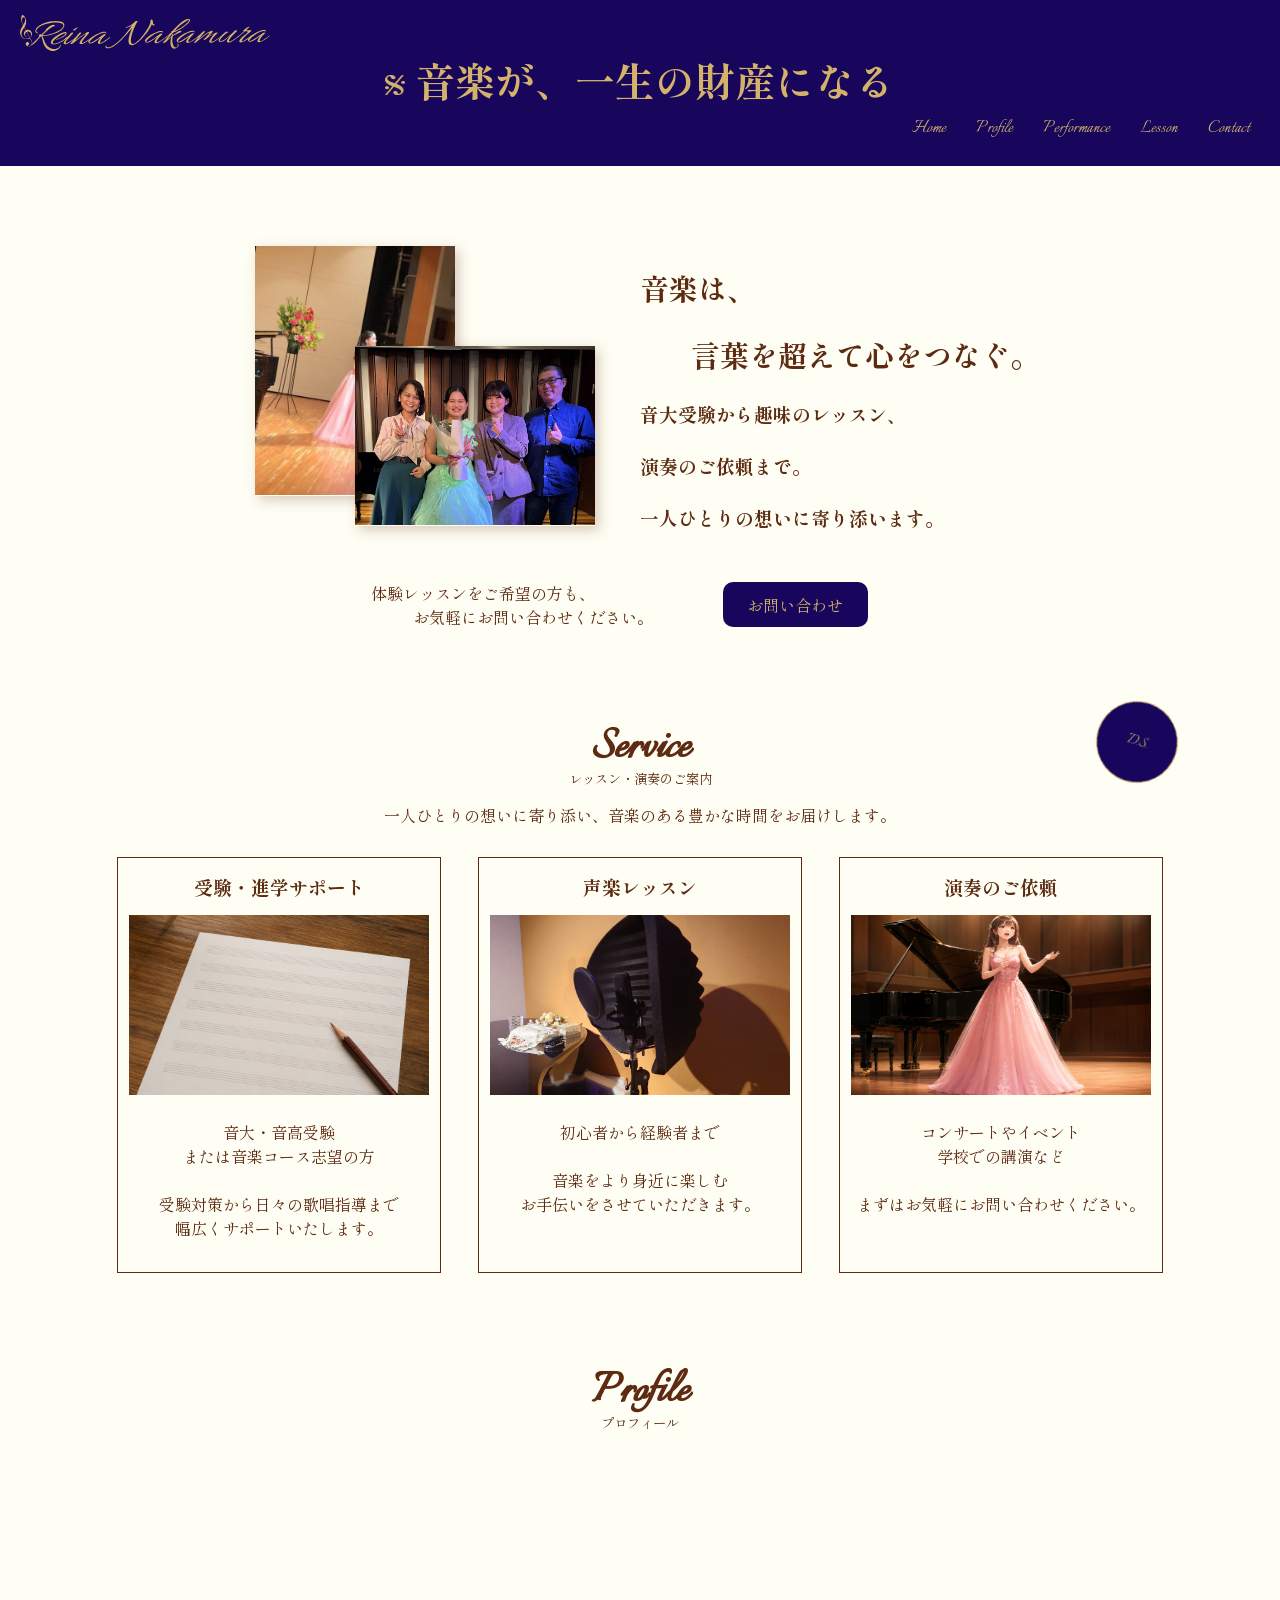
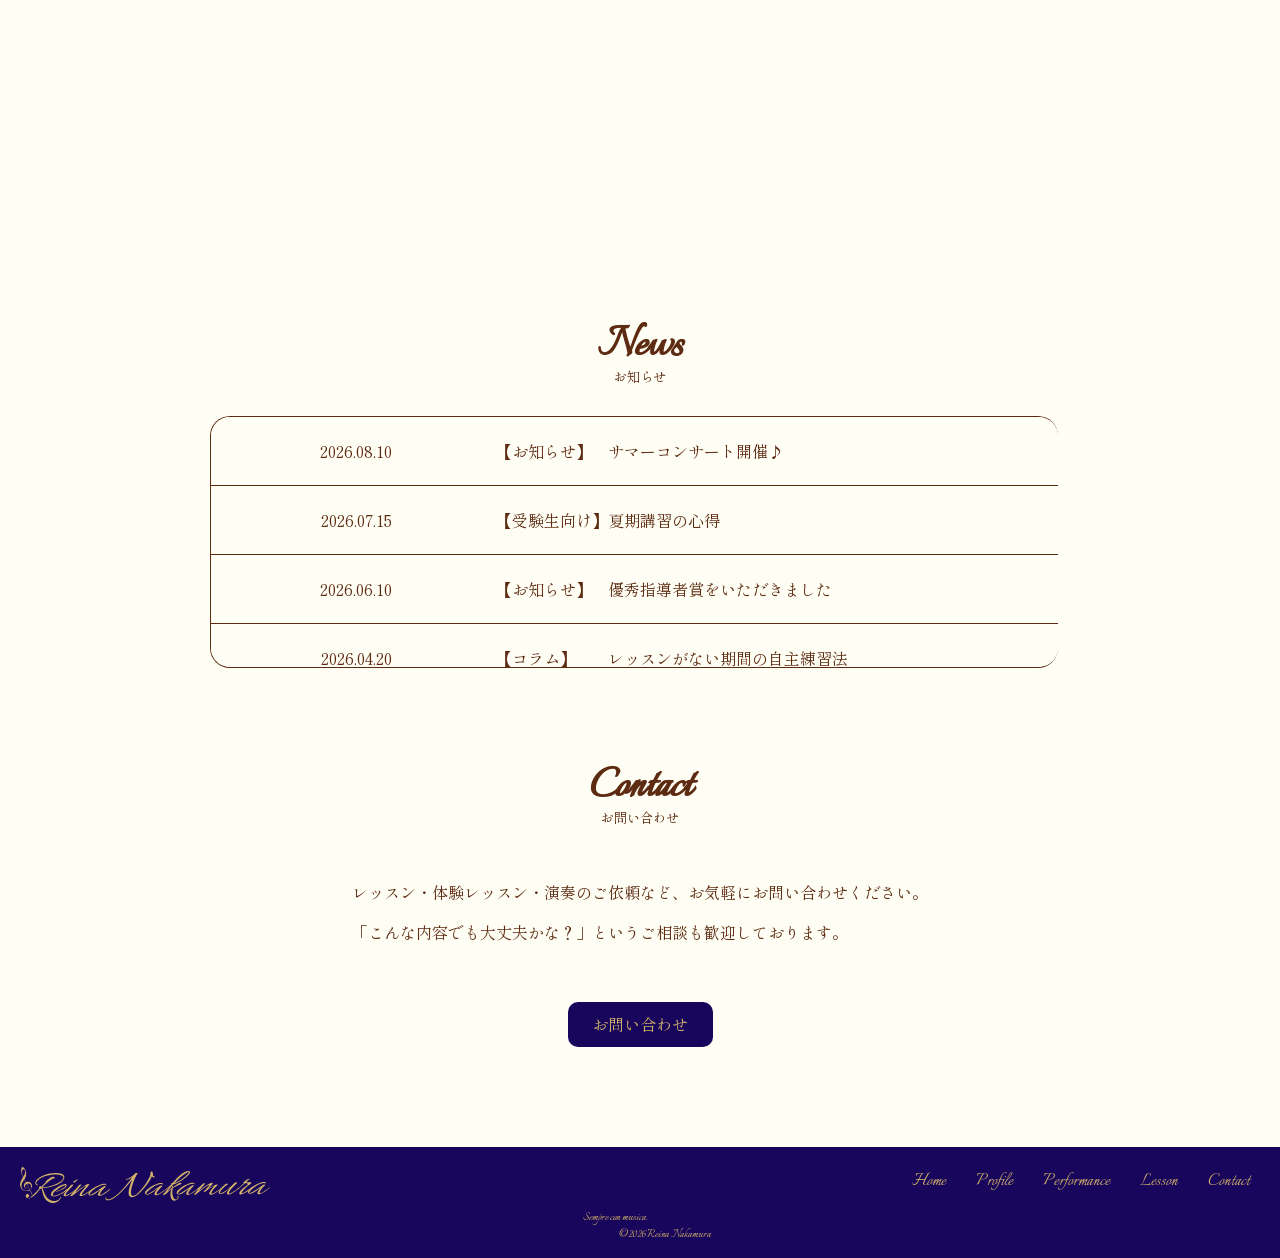
<file: index.html>
<html>

<head>
    <meta charset="utf-8">
    <title>中村鈴奈　公式ウェブサイト</title>
    <link href="css/reset.css" rel="stylesheet" type="text/css">
    <link href="css/style.css" rel="stylesheet" type="text/css">
    <link href="css/anime.css" rel="stylesheet" type="text/css">
    <link rel="preconnect" href="https://fonts.googleapis.com">
    <link rel="preconnect" href="https://fonts.gstatic.com" crossorigin>
    <link
        href="https://fonts.googleapis.com/css2?family=Italianno&family=Shippori+Mincho:wght@400;500;600;700;800&display=swap"
        rel="stylesheet">
    <link rel="icon" type="image/x-icon" href="images/favicon.ico">
    <link rel="icon" type="image/png" sizes="16x16" href="images/favicon-16x16.png">
    <link rel="icon" type="image/png" sizes="32x32" href="images/favicon-32x32.png">
    <link rel="icon" type="image/png" sizes="48x48" href="images/favicon-48x48.png">
    <link rel="apple-touch-icon" sizes="180x180" href="images/apple-touch-icon-180x180.png">
    <link rel="manifest" href="images/site.webmanifest">
    <meta name="msapplication-config" content="/browserconfig.xml">
    <meta name="viewport" content="width=device-width, initial-scale=1.0">
</head>

<body>
    <header>
        <h1 class="logo"><img src="images/logo.svg" alt="中村鈴奈　公式ウェブサイト"></h1>
        <div class="header_title">
            <img src="images/segno.png" id="segno">
            <h2>音楽が、一生の財産になる</h2>
        </div>
        <input type="checkbox" id="menu-btn-check">
        <label for="menu-btn-check" class="menu-btn"><span></span></label>
        <nav class="nav">
            <li><a href="#fv" lang="en">Home</a></li>
            <li><a href="#profile" lang="en">Profile</a></li>
            <li><a href="#service" lang="en">Performance</a></li>
            <li><a href="#service" lang="en">Lesson</a></li>
            <li><a href="#contact" lang="en">Contact</a></li>
        </nav>
    </header>
    <main>
        <section id="fv" class="inner">
            <div class="fv">
                <div class="fv_img">
                    <div class="fvimg1"><img src="images/1577280223883.jpg"></div>
                    <div class="fvimg2"><img src="images/FV2.JPG"></div>
                </div>
                <div class="fv_text">
                    <h2 class="fv1">音楽は、</h2>
                    <h2 class="fv2">言葉を超えて心をつなぐ。</h2>
                    <h3 class="fv3">音大受験から趣味のレッスン、</h3>
                    <h3 class="fv4">演奏のご依頼まで。</h3>
                    <h3 class="fv5">一人ひとりの想いに寄り添います。</h3>
                </div>
            </div>
            <div class="fv_bottom">
                <div class="fv_bottom_left">
                    <p class="fv6">体験レッスンをご希望の方も、</p>
                    <p class="fv6_1">お気軽にお問い合わせください。</p>
                </div>
                <p class="fv7"><a href="contact/contact.html">お問い合わせ</a></p>
            </div>

        </section>
        <section id="service">
            <div class="sectiontitle">
                <h2 lang="en">Service</h2>
                <small>レッスン・演奏のご案内</small>
                <p>一人ひとりの想いに寄り添い、音楽のある豊かな時間をお届けします。</p>
            </div>
            <div class="service_grid">
                <a href="lesson/lesson.html" class="service_link">
                    <div class="service1">
                        <h3>受験・進学サポート</h3>
                        <div class="service_img"><img src="images/gosennsi.png"></div>
                        <div class="text1">
                            <p>音大・音高受験</p>
                            <p>または音楽コース志望の方</p><br>
                            <p>受験対策から日々の歌唱指導まで</p>
                            <p>幅広くサポートいたします。</p>
                        </div>
                    </div>
                </a>
                <a href="lesson/lesson.html" class="service_link">
                    <div class="service2">
                        <h3>声楽レッスン</h3>
                        <div class="service_img"><img src="images/マイク.JPG"></div>
                        <div class="text2">
                            <p>初心者から経験者まで</p><br>
                            <p>音楽をより身近に楽しむ</p>
                            <p>お手伝いをさせていただきます。</p>
                        </div>
                    </div>
                </a>
                <a href="performance/performance.html" class="service_link">
                    <div class="service3">
                        <h3>演奏のご依頼</h3>
                        <div class="service_img"><img src="images/ChatGPT Image 2026年8月4日 11_21_23.png"></div>
                        <div class="text3">
                            <p>コンサートやイベント</p>
                            <p>学校での講演など</p><br>
                            <p>まずはお気軽にお問い合わせください。</p>
                        </div>
                    </div>
                </a>
            </div>
        </section>
        <section id="profile" class="inner">
            <div class="sectiontitle">
                <h2 lang="en">Profile</h2>
                <small>プロフィール</small>
            </div>
            <div class="profile_wrap">
                <div class="profile_img">
                    <img src="images/profile.jpg">
                </div>
                <div class="profile_text">
                    <div class="profile_name">
                        <h2>中村　鈴奈</h2>
                        <p lang="en">Reina Nakamura</p>
                    </div><br>
                    <div class="profile_bottom">
                        <p>東京音楽大学声楽科卒業。</p>
                        <p>現在は演奏活動とレッスンを通して、</p>
                        <p>一人ひとりの目標に寄り添った指導を心がけています。</p><br>
                    </div>
                    <a href="profile/profile.html">
                        <p class="profile_btn">プロフィールを見る</p>
                    </a>
                </div>
            </div>
        </section>
        <section id="news" class="inner">
            <div class="sectiontitle">
                <h2 lang="en">News</h2>
                <small>お知らせ</small>
            </div>
            <div class="news-flame">
                <div class="news-list">
                    <dl>
                        <dt>2026.08.10</dt>
                        <dd>【お知らせ】　サマーコンサート開催♪</dd>
                    </dl>
                    <dl>
                        <dt>2026.07.15</dt>
                        <dd>【受験生向け】夏期講習の心得</dd>
                    </dl>
                    <dl>
                        <dt>2026.06.10</dt>
                        <dd>【お知らせ】　優秀指導者賞をいただきました</dd>
                    </dl>
                    <dl>
                        <dt>2026.04.20</dt>
                        <dd>【コラム】　　レッスンがない期間の自主練習法</dd>
                    </dl>
                    <dl>
                        <dt>2026.04.01</dt>
                        <dd>【コラム】　　新学期スタート！</dd>
                    </dl>
                </div>
                <div class="scroll-space"></div>
            </div>
        </section>
        <section id="contact" class="inner">
            <div class="sectiontitle">
                <h2 lang="en">Contact</h2>
                <small>お問い合わせ</small>
            </div>
            <div class="contacttext">
                <p>レッスン・体験レッスン・演奏のご依頼など、お気軽にお問い合わせください。</p>
                <p>「こんな内容でも大丈夫かな？」というご相談も歓迎しております。</p>
            </div>
            <p class="contact_btn"><a href="contact/contact.html">お問い合わせ</a></p>
        </section>
        <div class="back_to_top">
            <a href="#segno">
                <p lang="en">D.S.</p>
            </a>
        </div>
    </main>
    <footer>
        <div>
            <h1 class="logo"><a href="#segno"><img src="images/logo.svg" alt="中村鈴奈　公式ウェブサイト"></a></h1>
            <nav>
                <li><a href="#segno" lang="en">Home</a></li>
                <li><a href="#profile" lang="en">Profile</a></li>
                <li><a href="#service" lang="en">Performance</a></li>
                <li><a href="#service" lang="en">Lesson</a></li>
                <li><a href="#contact" lang="en">Contact</a></li>
            </nav>
        </div>
        <p>
            <small class="italiano" lang="en">Sempre con musica.</small><br>
            <small class="copylight" lang="en">&copy;2026 Reina Nakamura</small>
        </p>
    </footer>
    <script src="js/jquery-4.0.0.min.js"></script>
    <script src="js/main.js"></script>
</body>

</html>
</file>
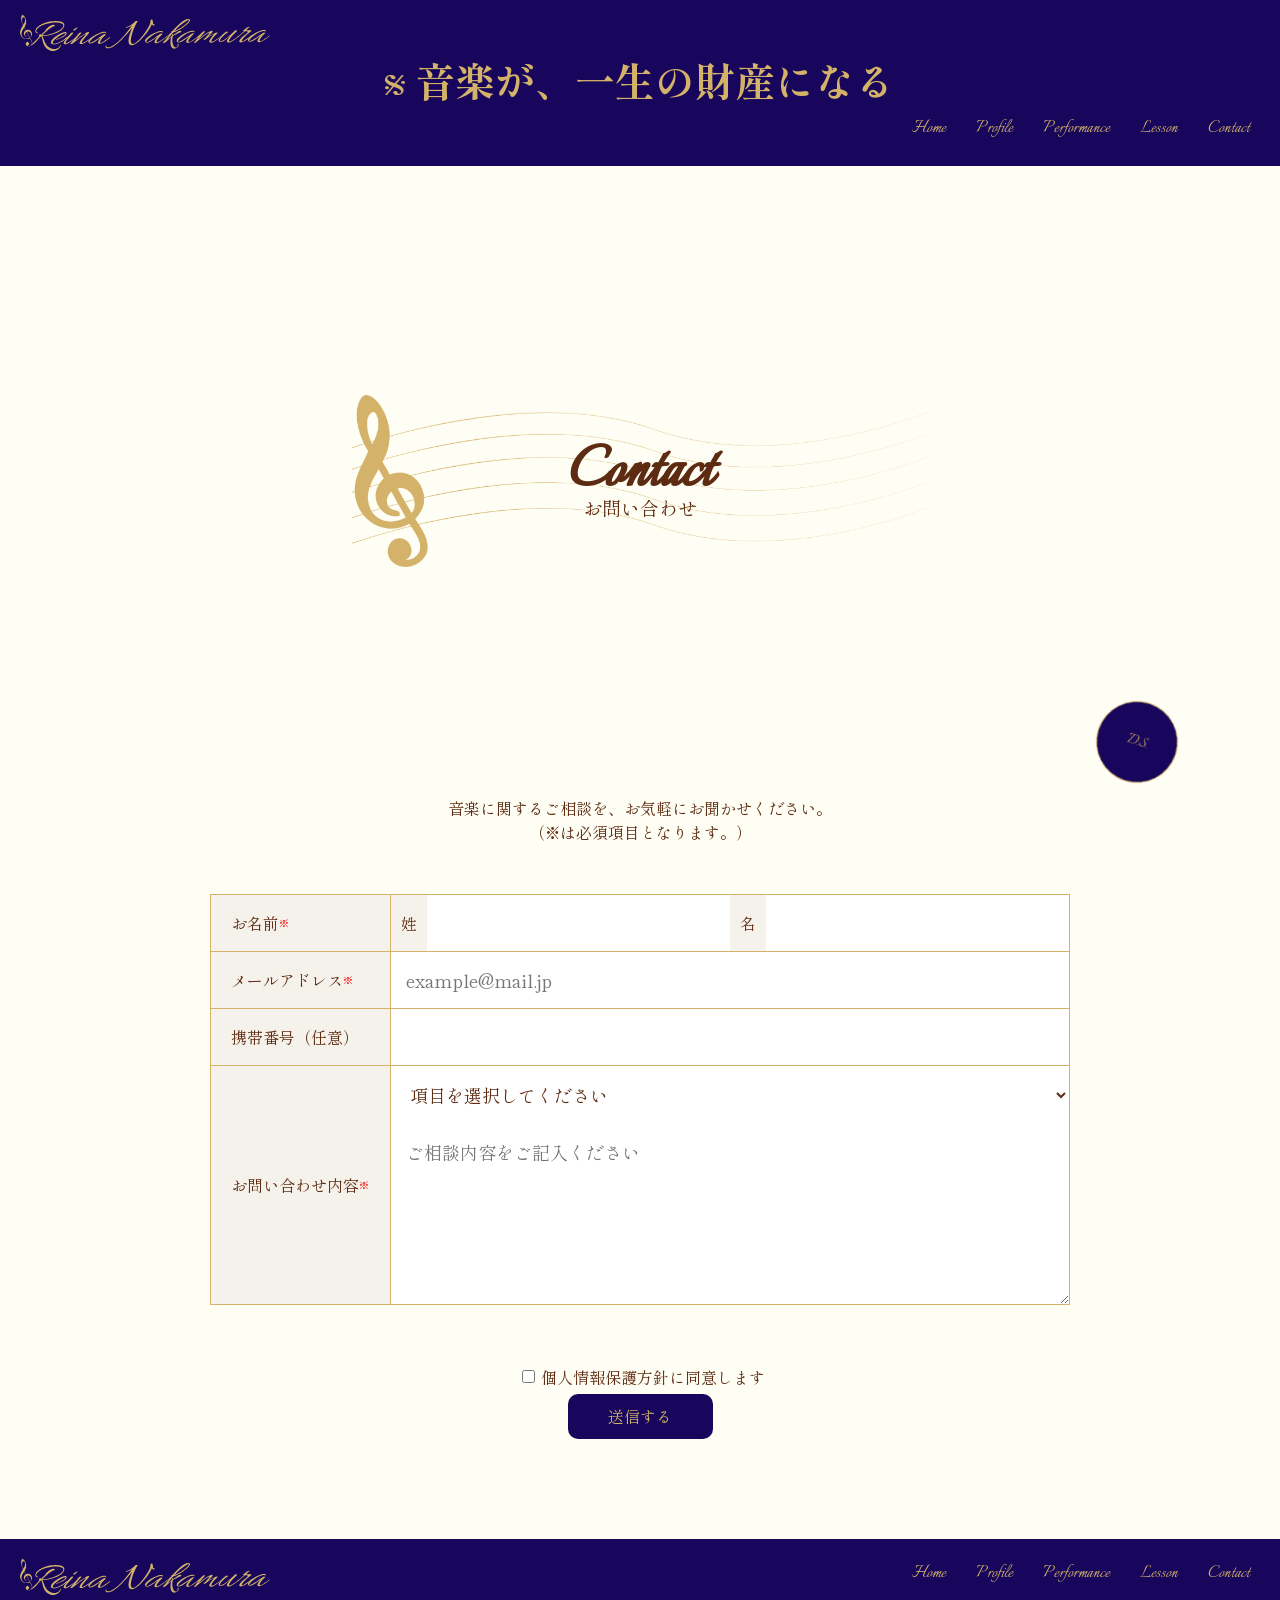
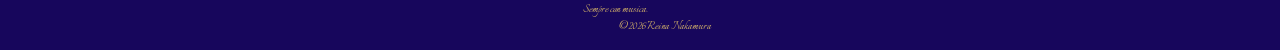
<file: contact/contact.html>
<html>

<head>
    <meta charset="utf-8">
    <title>中村鈴奈HP お問い合わせページ</title>
    <link href="../css/reset.css" rel="stylesheet" type="text/css">
    <link href="../css/style.css" rel="stylesheet" type="text/css">
    <link href="../css/anime.css" rel="stylesheet" type="text/css">
    <link rel="preconnect" href="https://fonts.googleapis.com">
    <link rel="preconnect" href="https://fonts.gstatic.com" crossorigin>
    <link
        href="https://fonts.googleapis.com/css2?family=Italianno&family=Shippori+Mincho:wght@400;500;600;700;800&display=swap"
        rel="stylesheet">
    <meta name="viewport" content="width=device-width, initial-scale=1.0">
</head>

<body>
    <header>
        <h1 class="logo"><img src="../images/logo.svg" alt="中村鈴奈　公式ウェブサイト"></h1>
        <div class="header_title">
            <img src="../images/segno.png" id="segno">
            <h2>音楽が、一生の財産になる</h2>
        </div>
        <input type="checkbox" id="menu-btn-check">
        <label for="menu-btn-check" class="menu-btn"><span></span></label>
        <nav class="nav">
            <li><a href="../index.html" lang="en">Home</a></li>
            <li><a href="../profile/profile.html" lang="en">Profile</a></li>
            <li><a href="../performance/performance.html" lang="en">Performance</a></li>
            <li><a href="../lesson/lesson.html" lang="en">Lesson</a></li>
            <li><a href="#" lang="en">Contact</a></li>
        </nav>
    </header>
    <main>
        <section id="title">
            <img src="../images/titlebg.png">
            <div class="titletext">
                <h2 lang="en">Contact</h2>
                <small>お問い合わせ</small>
            </div>
        </section>
        <div class="inner">
            <p class="list_top">音楽に関するご相談を、お気軽にお聞かせください。<br>（※は必須項目となります。）</p>
            <section id="contact_list">
                <form action="#" method="post">
                    <div class="form_row">
                        <div class="form_name">
                            <label>お名前<small>※</small></label>
                            <div class="name_input">
                                <div class="last_name">
                                    <label for="last_name">姓</label>
                                    <input type="text" id="last_name" name="last_name" required>
                                </div>
                                <div class="first_name">
                                    <label for="first_name">名</label>
                                    <input type="text" id="first_name" name="first_name" required>
                                </div>
                            </div>
                        </div>
                        <div class="form_mail">
                            <label for="mail">メールアドレス<small>※</small></label>
                            <input type="email" id="mail" placeholder="example@mail.jp" name="mail" required>
                        </div>
                        <div class="form_tel">
                            <label for="tel">携帯番号（任意）</label>
                            <input type="tel" id="tel" name="tel">
                        </div>
                        <div class="form_purpose">
                            <label>お問い合わせ内容<small>※</small></label>
                            <div class="form_purpose_bottom">
                                <select id="purpose" name="purpose">
                                    <option value="">項目を選択してください</option>
                                    <option value="performance">演奏依頼</option>
                                    <option value="lesson">レッスン</option>
                                </select>
                                <textarea id="message" name="message" placeholder="ご相談内容をご記入ください" required></textarea>
                            </div>
                        </div>
                        <div class="form_age">
                            <label for="age">年齢<small>※</small></label>
                            <input type="number" id="age" name="age" required>
                        </div>
                        <div class="form_voice_type">
                            <label for="voice_type">声種<small>※</small></label>
                            <input type="text" id="voice_type" name="voice_type" placeholder="例：ソプラノ、女声" required>
                        </div>
                        <div class="form_lesson_purpose">
                            <label for="lesson_purpose">レッスンの目的<small>※</small></label>
                            <select id="lesson_purpose" name="lesson_purpose" required>
                                <option value="">項目を選択してください</option>
                                <option value="hobby">趣味（クラシック）</option>
                                <option value="entrance_exam">受験対策</option>
                                <option value="voice_training">ボイストレーニング（カラオケの上達など）</option>
                            </select>
                        </div>
                        <div class="form_venue">
                            <label for="venue">会場<small>※</small></label>
                            <input type="text" id="venue" name="venue" required>
                        </div>
                        <div class="form_datetime">
                            <label for="datetime">希望日時<small>※</small></label>
                            <input type="datetime-local" id="datetime" name="datetime" required>
                        </div>
                        <div class="form_piano">
                            <p>ピアノの有無</p>
                            <div class="radio_group">
                                <label>
                                    <input type="radio" name="piano" value="yes">
                                    有
                                </label>
                                <label>
                                    <input type="radio" name="piano" value="no">
                                    無
                                </label>
                            </div>
                        </div>
                        <div class="form_details">
                            <label for="details">依頼詳細<small>※</small></label>
                            <textarea id="details" name="details" placeholder="希望曲・ジャンル、演奏時間の目安などご記入ください"
                                required></textarea>
                        </div>
                    </div>
                </form>
            </section>
        </div>
        <section id="contact_bottom">
            <div id="error_message"></div>
            <div>
                <input type="checkbox" id="agree" name="agree" required>
                <label for="agree">個人情報保護方針に同意します</label>
            </div>
            <p class="contact_btn">送信する</p>
        </section>
        <div class="back_to_top">
            <a href="#segno">
                <p lang="en">D.S.</p>
            </a>
        </div>
    </main>
    <footer>
        <div>
            <h1 class="logo"><a href="#segno"><img src="../images/logo.svg" alt="中村鈴奈　公式ウェブサイト"></a></h1>
            <nav class="nav">
                <li><a href="../index.html" lang="en">Home</a></li>
                <li><a href="../profile/profile.html" lang="en">Profile</a></li>
                <li><a href="../performance/performance.html" lang="en">Performance</a></li>
                <li><a href="../lesson/lesson.html" lang="en">Lesson</a></li>
                <li><a href="#segno" lang="en">Contact</a></li>
            </nav>
        </div>
        <p>
            <small class="italiano" lang="en">Sempre con musica.</small><br>
            <small class="copylight" lang="en">&copy;2026 Reina Nakamura</small>
        </p>
    </footer>
    <script src="../js/jquery-4.0.0.min.js"></script>
    <script src="../js/main.js"></script>
</body>
</file>
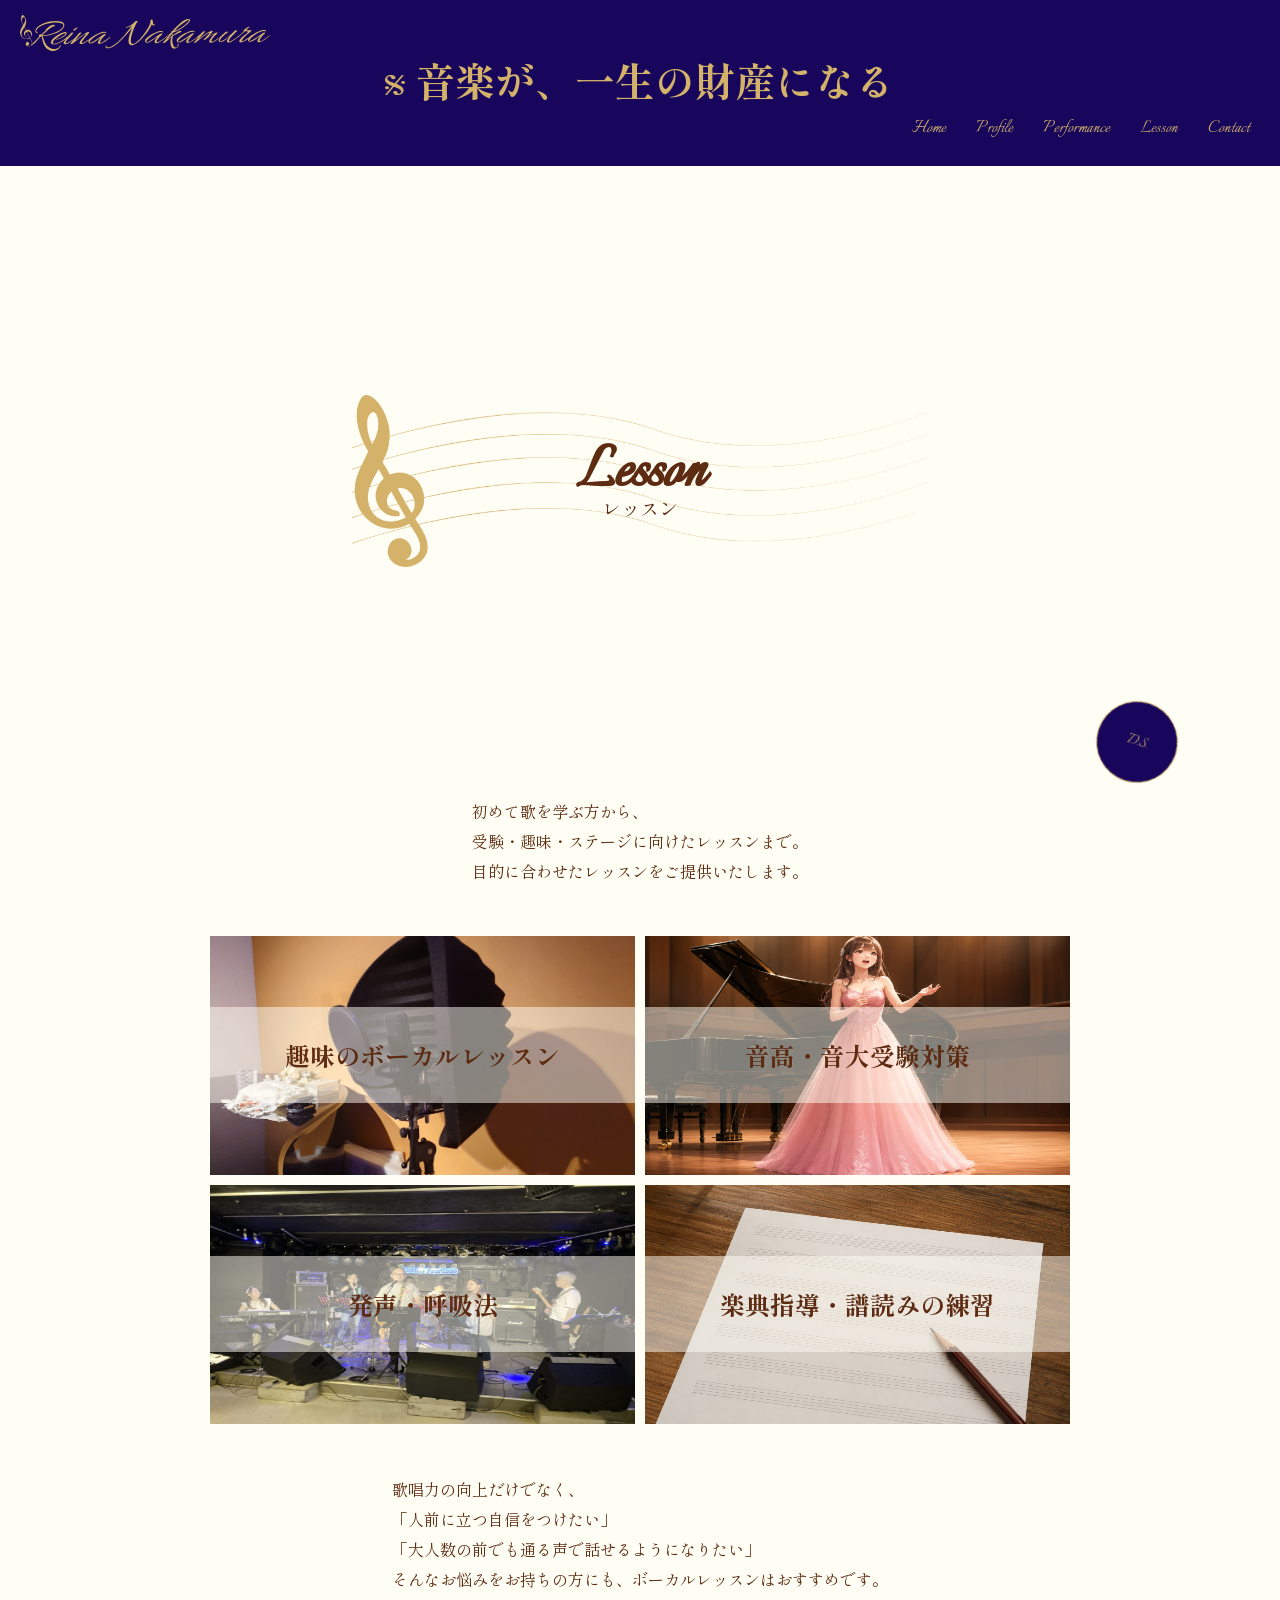
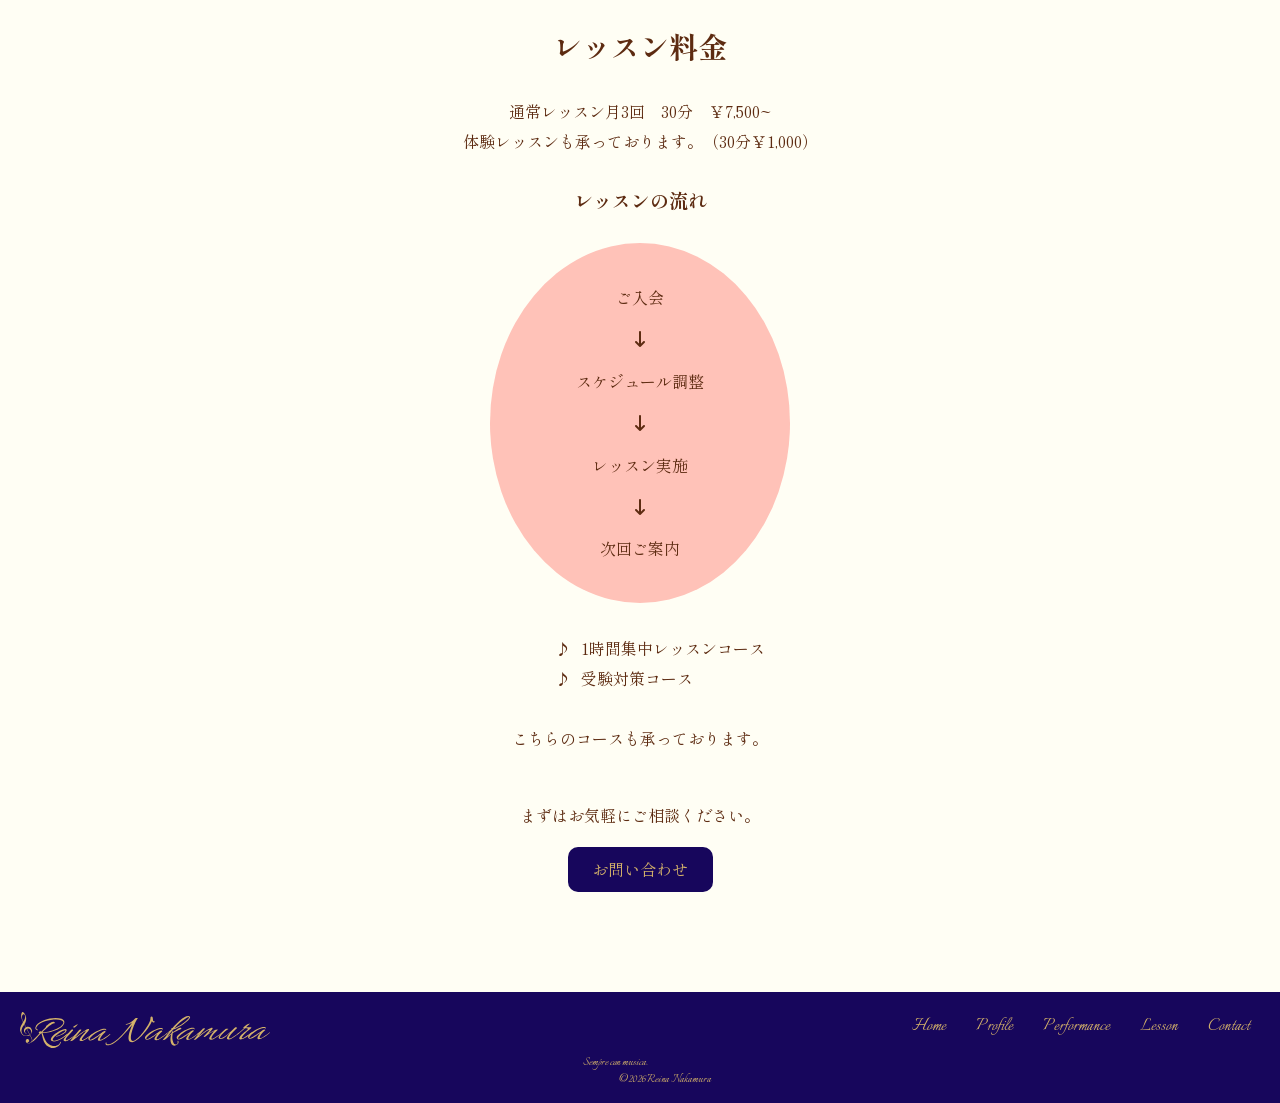
<file: lesson/lesson.html>
<html>

<head>
    <meta charset="utf-8">
    <title>中村鈴奈HP レッスン紹介ページ</title>
    <link href="../css/reset.css" rel="stylesheet" type="text/css">
    <link href="../css/style.css" rel="stylesheet" type="text/css">
    <link href="../css/anime.css" rel="stylesheet" type="text/css">
    <link rel="preconnect" href="https://fonts.googleapis.com">
    <link rel="preconnect" href="https://fonts.gstatic.com" crossorigin>
    <link rel="stylesheet" href="https://cdnjs.cloudflare.com/ajax/libs/font-awesome/6.7.2/css/all.min.css">
    <link
        href="https://fonts.googleapis.com/css2?family=Italianno&family=Shippori+Mincho:wght@400;500;600;700;800&display=swap"
        rel="stylesheet">
    <meta name="viewport" content="width=device-width, initial-scale=1.0">
</head>

<body>
    <header>
        <h1 class="logo"><img src="../images/logo.svg" alt="中村鈴奈　公式ウェブサイト"></h1>
        <div class="header_title">
            <img src="../images/segno.png" id="segno">
            <h2>音楽が、一生の財産になる</h2>
        </div>
        <input type="checkbox" id="menu-btn-check">
        <label for="menu-btn-check" class="menu-btn"><span></span></label>
        <nav class="nav">
            <li><a href="../index.html" lang="en">Home</a></li>
            <li><a href="../profile/profile.html" lang="en">Profile</a></li>
            <li><a href="../performance/performance.html" lang="en">Performance</a></li>
            <li><a href="#" lang="en">Lesson</a></li>
            <li><a href="../contact/contact.html" lang="en">Contact</a></li>
        </nav>
    </header>
    <main>
        <section id="title">
            <img src="../images/titlebg.png">
            <div class="titletext">
                <h2 lang="en">Lesson</h2>
                <small>レッスン</small>
            </div>
        </section>
        <div class="inner">
            <section id="lesson_top">
                <p>初めて歌を学ぶ方から、<br>受験・趣味・ステージに向けたレッスンまで。</p>
                <p>目的に合わせたレッスンをご提供いたします。</p>
            </section>
            <section id="lesson_img">
                <div class="lesson_img1">
                    <img src="../images/マイク.JPG">
                    <h2>趣味のボーカルレッスン</h2>
                </div>
                <div class="lesson_img2">
                    <img src="../images/ChatGPT Image 2026年8月4日 11_21_23.png">
                    <h2>音高・音大受験対策</h2>
                </div>
                <div class="lesson_img3">
                    <img src="../images/IMG_2297.jpg">
                    <h2>発声・呼吸法</h2>
                </div>
                <div class="lesson_img4">
                    <img src="../images/gosennsi.png">
                    <h2>楽典指導・譜読みの練習</h2>
                </div>
            </section>
            <section id="lesson_bottom">
                <p>歌唱力の向上だけでなく、</p>
                <p>「人前に立つ自信をつけたい」</p>
                <p>「大人数の前でも通る声で話せるようになりたい」</p>
                <p>そんなお悩みをお持ちの方にも、ボーカルレッスンはおすすめです。</p>
            </section>
            <section id="lesson_price">
                <h2>レッスン料金</h2>
                <p>通常レッスン月3回　30分　￥7,500~</p>
                <p>体験レッスンも承っております。<span class="no-break">（30分￥1,000）</span></p>
                <h3>レッスンの流れ</h3>
                <div>
                    <p>ご入会</p>
                    <i class="fa-solid fa-arrow-down-long"></i>
                    <p>スケジュール調整</p>
                    <i class="fa-solid fa-arrow-down-long"></i>
                    <p>レッスン実施</p>
                    <i class="fa-solid fa-arrow-down-long"></i>
                    <p>次回ご案内</p>
                </div>
                <ul>
                    <li>1時間集中レッスンコース</li>
                    <li>受験対策コース</li>
                </ul>
                <p>こちらのコースも承っております。</p>
            </section>
            <section id="lesson_contact">
                <p>まずはお気軽にご相談ください。</p>
                <p class="contact_btn"><a href="../contact/contact.html">お問い合わせ</a></p>
            </section>
        </div>
        <div class="back_to_top">
            <a href="#segno">
                <p lang="en">D.S.</p>
            </a>
        </div>
    </main>
    <footer>
        <div>
            <h1 class="logo"><a href="#segno"><img src="../images/logo.svg" alt="中村鈴奈　公式ウェブサイト"></a></h1>
            <nav class="nav">
                <li><a href="../index.html" lang="en">Home</a></li>
                <li><a href="../profile/profile.html" lang="en">Profile</a></li>
                <li><a href="../performance/performance.html" lang="en">Performance</a></li>
                <li><a href="#segno" lang="en">Lesson</a></li>
                <li><a href="../contact/contact.html" lang="en">Contact</a></li>
            </nav>
        </div>
        <p>
            <small class="italiano" lang="en">Sempre con musica.</small><br>
            <small class="copylight" lang="en">&copy;2026 Reina Nakamura</small>
        </p>
    </footer>
    <script src="../js/jquery-4.0.0.min.js"></script>
    <script src="../js/main.js"></script>
</body>
</file>
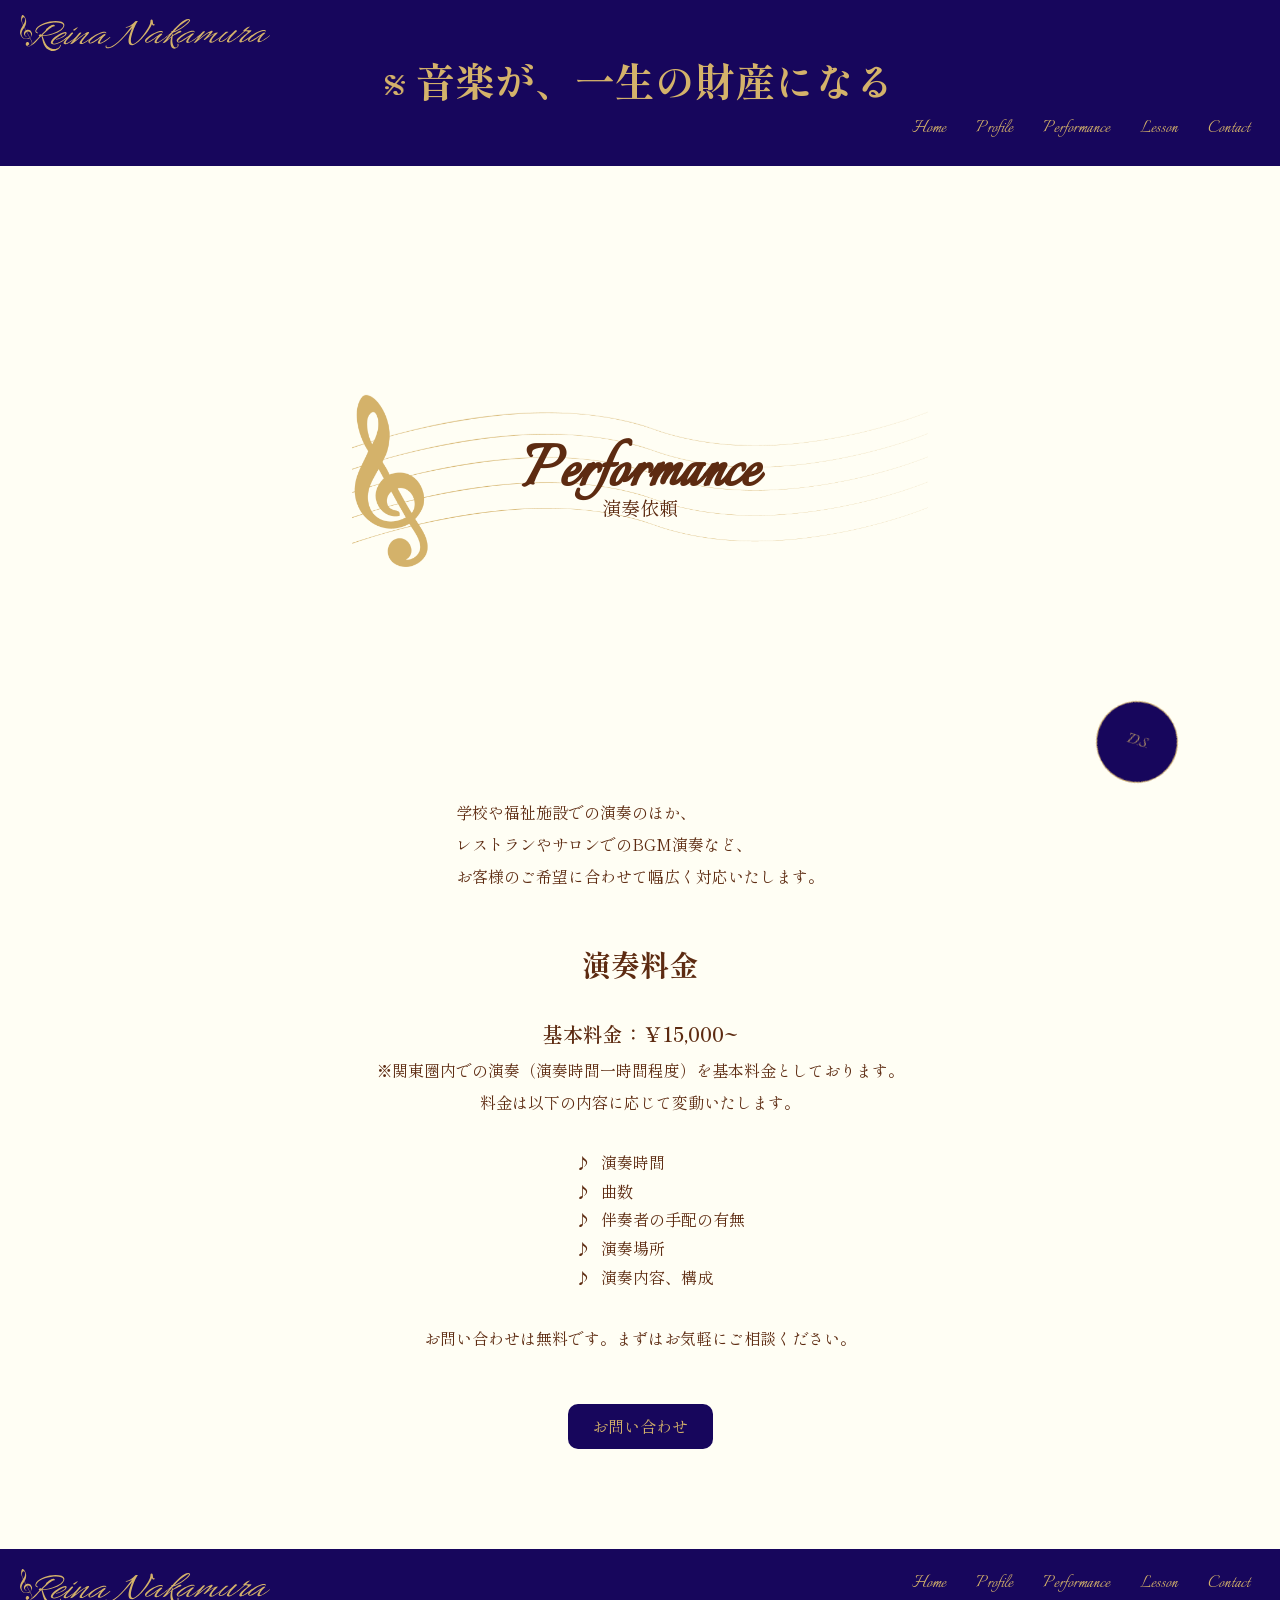
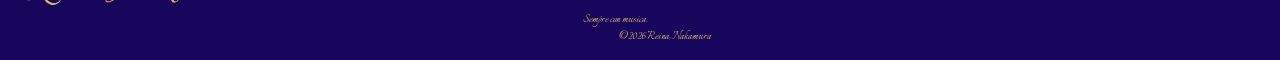
<file: performance/performance.html>
<html>

<head>
    <meta charset="utf-8">
    <title>中村鈴奈HP 演奏依頼ページ</title>
    <link href="../css/reset.css" rel="stylesheet" type="text/css">
    <link href="../css/style.css" rel="stylesheet" type="text/css">
    <link href="../css/anime.css" rel="stylesheet" type="text/css">
    <link rel="preconnect" href="https://fonts.googleapis.com">
    <link rel="preconnect" href="https://fonts.gstatic.com" crossorigin>
    <link
        href="https://fonts.googleapis.com/css2?family=Italianno&family=Shippori+Mincho:wght@400;500;600;700;800&display=swap"
        rel="stylesheet">
    <meta name="viewport" content="width=device-width, initial-scale=1.0">
</head>

<body>
    <header>
        <h1 class="logo"><img src="../images/logo.svg" alt="中村鈴奈　公式ウェブサイト"></h1>
        <div class="header_title">
            <img src="../images/segno.png" id="segno">
            <h2>音楽が、一生の財産になる</h2>
        </div>
        <input type="checkbox" id="menu-btn-check">
        <label for="menu-btn-check" class="menu-btn"><span></span></label>
        <nav class="nav">
            <li><a href="../index.html" lang="en">Home</a></li>
            <li><a href="../profile/profile.html" lang="en">Profile</a></li>
            <li><a href="#" lang="en">Performance</a></li>
            <li><a href="../lesson/lesson.html" lang="en">Lesson</a></li>
            <li><a href="../contact/contact.html" lang="en">Contact</a></li>
        </nav>
    </header>
    <main>
        <section id="title">
            <img src="../images/titlebg.png">
            <div class="titletext">
                <h2 lang="en">Performance</h2>
                <small>演奏依頼</small>
            </div>
        </section>
        <div class="inner">
            <section id="performance_top">
                <p>学校や福祉施設での演奏のほか、</p>
                <p>レストランやサロンでのBGM演奏など、</p>
                <p>お客様のご希望に合わせて幅広く対応いたします。</p>
            </section>
            <section id="performance_price">
                <h2>演奏料金</h2>
                <p class="center">基本料金：￥15,000~</p>
                <p>※関東圏内での演奏（演奏時間一時間程度）を基本料金としております。</p>
                <p>料金は以下の内容に応じて変動いたします。</p>
                <ul>
                    <li>演奏時間</li>
                    <li>曲数</li>
                    <li>伴奏者の手配の有無</li>
                    <li>演奏場所</li>
                    <li>演奏内容、構成</li>
                </ul>
            </section>
            <section id="performance_contact">
                <p>お問い合わせは無料です。まずはお気軽にご相談ください。</p>
                <p class="contact_btn"><a href="../contact/contact.html">お問い合わせ</a></p>
            </section>
            <div class="back_to_top">
                <a href="#segno">
                    <p lang="en">D.S.</p>
                </a>
            </div>
        </div>
    </main>
    <footer>
        <div>
            <h1 class="logo"><a href="#segno"><img src="../images/logo.svg" alt="中村鈴奈　公式ウェブサイト"></a></h1>
            <nav class="nav">
                <li><a href="../index.html" lang="en">Home</a></li>
                <li><a href="../profile/profile.html" lang="en">Profile</a></li>
                <li><a href="#segno" lang="en">Performance</a></li>
                <li><a href="../lesson/lesson.html" lang="en">Lesson</a></li>
                <li><a href="../contact/contact.html" lang="en">Contact</a></li>
            </nav>
        </div>
        <p>
            <small class="italiano" lang="en">Sempre con musica.</small><br>
            <small class="copylight" lang="en">&copy;2026 Reina Nakamura</small>
        </p>
    </footer>
    <script src="../js/jquery-4.0.0.min.js"></script>
    <script src="../js/main.js"></script>
</body>
</file>
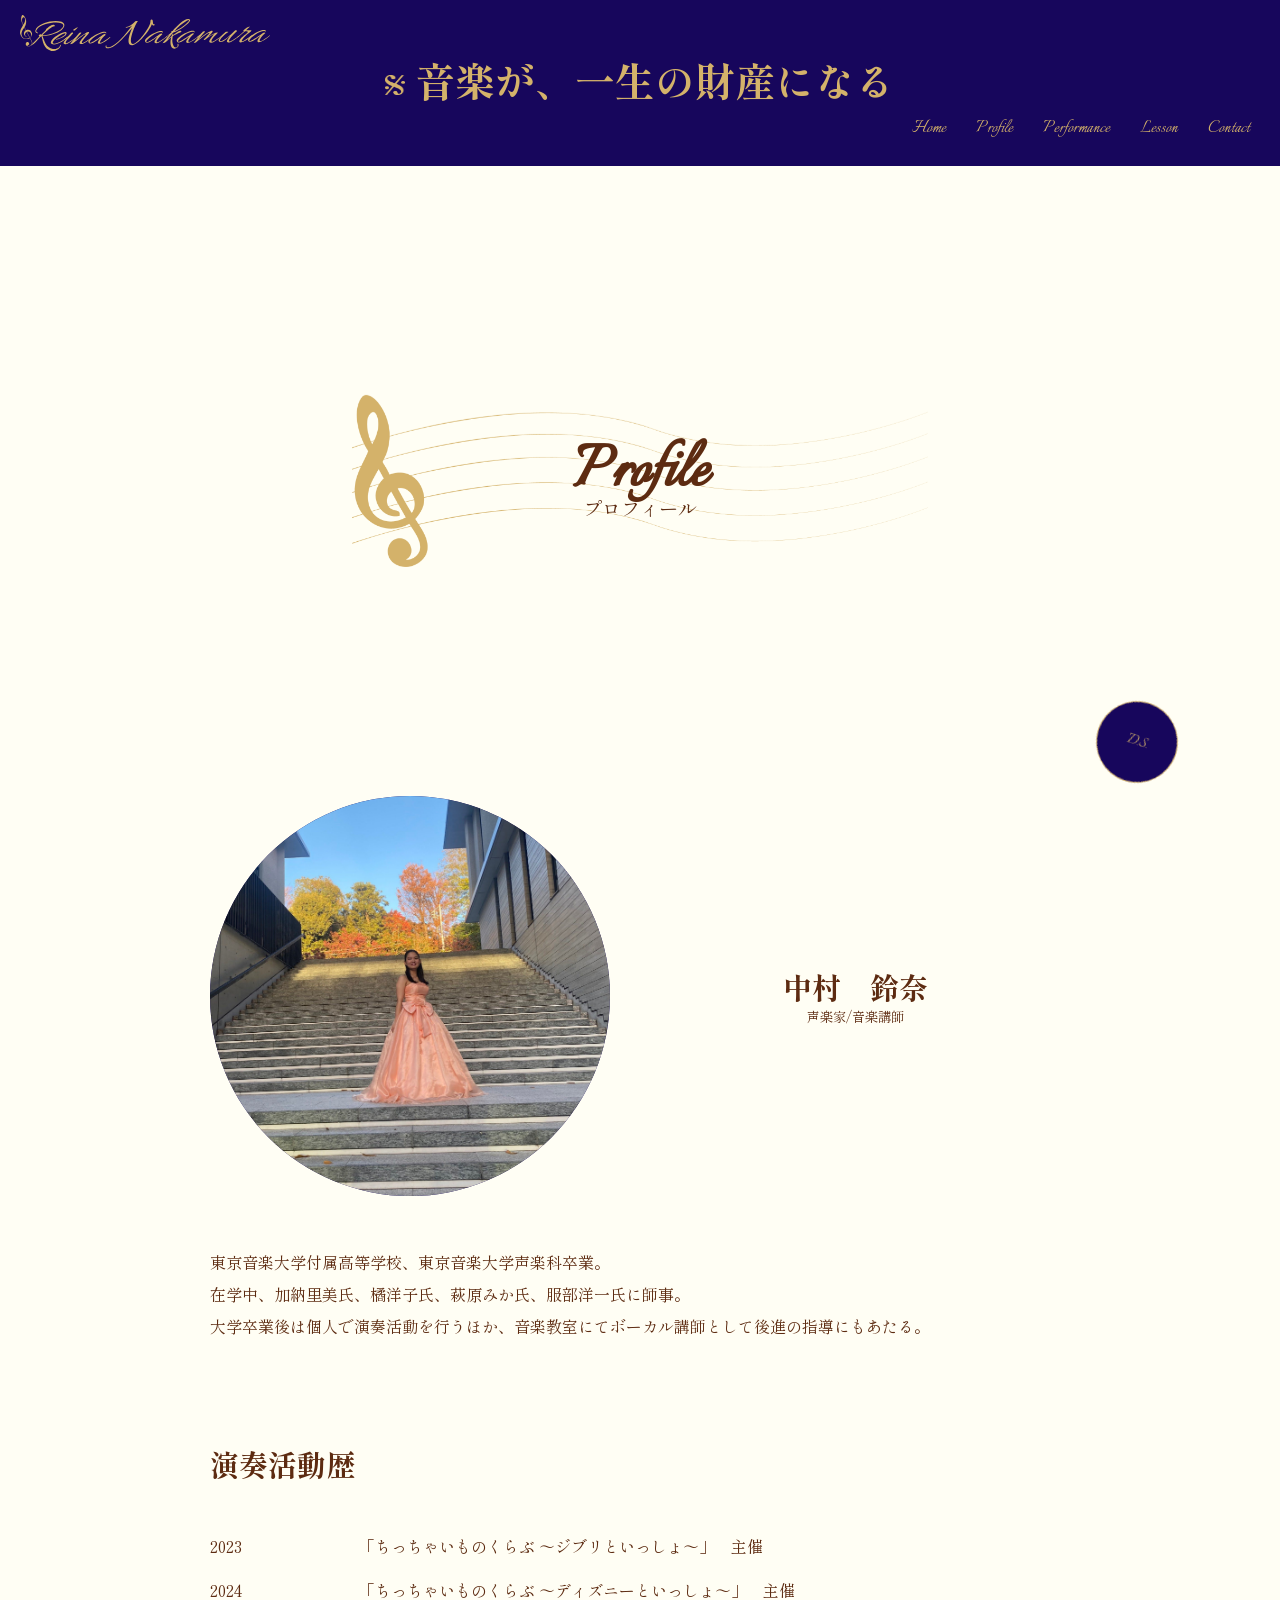
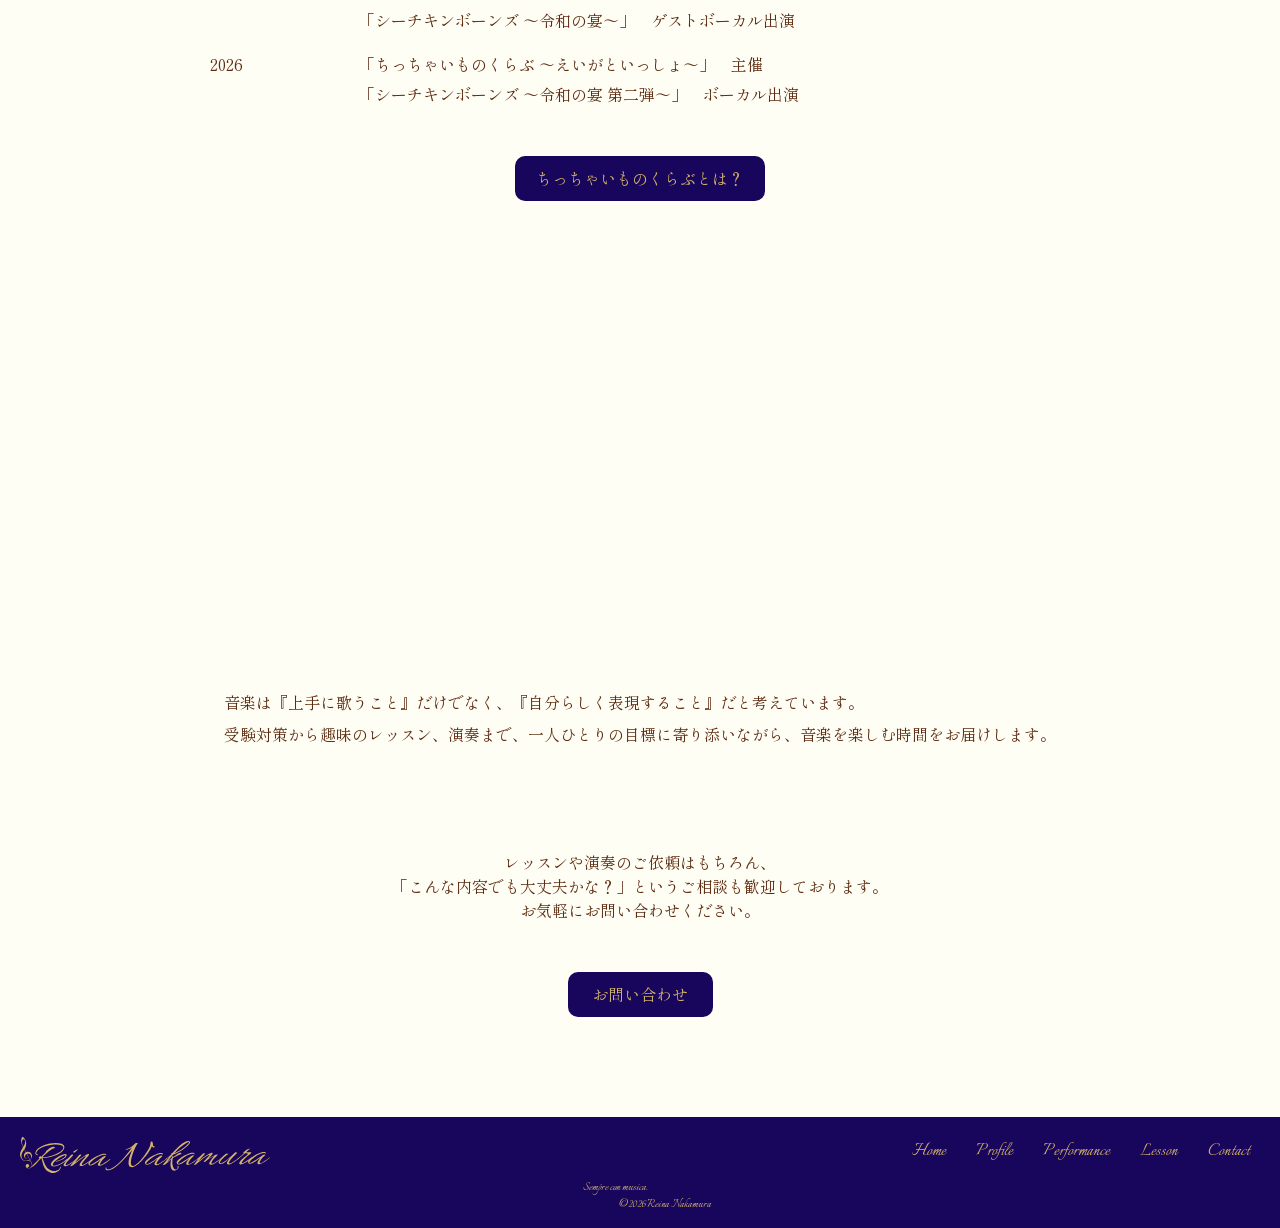
<file: profile/profile.html>
<html>

<head>
    <meta charset="utf-8">
    <title>中村鈴奈HP プロフィールページ</title>
    <link href="../css/reset.css" rel="stylesheet" type="text/css">
    <link href="../css/style.css" rel="stylesheet" type="text/css">
    <link href="../css/anime.css" rel="stylesheet" type="text/css">
    <link rel="preconnect" href="https://fonts.googleapis.com">
    <link rel="preconnect" href="https://fonts.gstatic.com" crossorigin>
    <link
        href="https://fonts.googleapis.com/css2?family=Italianno&family=Shippori+Mincho:wght@400;500;600;700;800&display=swap"
        rel="stylesheet">
    <meta name="viewport" content="width=device-width, initial-scale=1.0">
</head>

<body>
    <header>
        <h1 class="logo"><img src="../images/logo.svg" alt="中村鈴奈　公式ウェブサイト"></h1>
        <div class="header_title">
            <img src="../images/segno.png" id="segno">
            <h2>音楽が、一生の財産になる</h2>
        </div>
        <input type="checkbox" id="menu-btn-check">
        <label for="menu-btn-check" class="menu-btn"><span></span></label>
        <nav class="nav">
            <li><a href="../index.html" lang="en">Home</a></li>
            <li><a href="#" lang="en">Profile</a></li>
            <li><a href="../performance/performance.html" lang="en">Performance</a></li>
            <li><a href="../lesson/lesson.html" lang="en">Lesson</a></li>
            <li><a href="../contact/contact.html" lang="en">Contact</a></li>
        </nav>
    </header>
    <main>
        <div class="inner">
            <section id="title">
                <img src="../images/titlebg.png">
                <div class="titletext">
                    <h2 lang="en">Profile</h2>
                    <small>プロフィール</small>
                </div>
            </section>
            <section id="introduction">
                <div class="introduction_top">
                    <div class="introduction_img"><img src="../images/profile.jpg"></div>
                    <div class="introduction_title">
                        <h2>中村　鈴奈</h2>
                        <small>声楽家/音楽講師</small>
                    </div>
                </div>
                <div class="introduction_text">
                    <p>東京音楽大学付属高等学校、東京音楽大学声楽科卒業。</p>
                    <p>在学中、加納里美氏、橘洋子氏、萩原みか氏、服部洋一氏に師事。</p>
                    <p>大学卒業後は個人で演奏活動を行うほか、音楽教室にてボーカル講師として後進の指導にもあたる。</p>
                </div>
            </section>
            <section id="history">
                <h2>演奏活動歴</h2>
                <div class="history_list">
                    <dl>
                        <dt>2023</dt>
                        <div>
                            <dd>「ちっちゃいものくらぶ ～ジブリといっしょ～」　主催</dd>
                        </div>
                        <dt>2024</dt>
                        <div>
                            <dd>「ちっちゃいものくらぶ ～ディズニーといっしょ～」　主催</dd>
                            <dd>「シーチキンボーンズ ～令和の宴～」　ゲストボーカル出演</dd>
                        </div>
                        <dt>2026</dt>
                        <div>
                            <dd>「ちっちゃいものくらぶ ～えいがといっしょ～」　主催</dd>
                            <dd>「シーチキンボーンズ ～令和の宴 第二弾～」　ボーカル出演</dd>
                        </div>
                    </dl>
                </div>
                <a href="tittyaimono_club/index.html" class="contact_btn" target="_blank">
                    <p>ちっちゃいものくらぶとは？</p>
                </a>
            </section>
            <section id="youtube">
                <iframe width="560" height="315"
                    src="https://www.youtube.com/embed/Vp21j9obYWk?si=C7X3sphwj-3BlB4u&amp;controls=0&amp;start=2"
                    title="YouTube video player" frameborder="0"
                    allow="accelerometer; autoplay; clipboard-write; encrypted-media; gyroscope; picture-in-picture; web-share"
                    referrerpolicy="strict-origin-when-cross-origin" allowfullscreen=""></iframe>
                <div>
                    <p>音楽は『上手に歌うこと』だけでなく、『自分らしく表現すること』だと考えています。</p>
                    <p>受験対策から趣味のレッスン、演奏まで、一人ひとりの目標に寄り添いながら、音楽を楽しむ時間をお届けします。</p>
                </div>
            </section>
            <section id="profile_contact">
                <p>レッスンや演奏のご依頼はもちろん、</p>
                <p>「こんな内容でも大丈夫かな？」というご相談も歓迎しております。</p>
                <p>お気軽にお問い合わせください。</p>
                <p class="contact_btn"><a href="../contact/contact.html">お問い合わせ</a></p>
            </section>
            <div class="back_to_top">
                <a href="#segno">
                    <p lang="en">D.S.</p>
                </a>
            </div>
        </div>
    </main>
    <footer>
        <div>
            <h1 class="logo"><a href="#segno"><img src="../images/logo.svg" alt="中村鈴奈　公式ウェブサイト"></a></h1>
            <nav class="nav">
                <li><a href="../index.html" lang="en">Home</a></li>
                <li><a href="#segno" lang="en">Profile</a></li>
                <li><a href="../performance/performance.html" lang="en">Performance</a></li>
                <li><a href="../lesson/lesson.html" lang="en">Lesson</a></li>
                <li><a href="../contact/contact.html" lang="en">Contact</a></li>
            </nav>
        </div>
        <p>
            <small class="italiano" lang="en">Sempre con musica.</small><br>
            <small class="copylight" lang="en">&copy;2026 Reina Nakamura</small>
        </p>
    </footer>
    <script src="../js/jquery-4.0.0.min.js"></script>
    <script src="../js/main.js"></script>
</body>
</file>
<file: css/style.css>
html {
    font-family: "Shippori Mincho", serif;
    background: #fffef4;
    color: #5d2b11;
    font-size: 62.5%;
    scroll-behavior: smooth;
}

:lang(en) {
    font-family: "Italianno", cursive;
}

body {
    font-size: 1.6rem;
}

a {
    color: #d4b26a;
}

h2 {
    font-size: 2.9rem;
}

h2:lang(en) {
    font-size: 5rem;
    line-height: 0.8;
}

#menu-btn-check {
    display: none;
}

header {
    width: 100%;
    background: #17065c;
    color: #d4b26a;
    padding-bottom: 15px;
}

header h1 img {
    width: 250px;
    padding: 15px 0 0 20px;
}

.header_title {
    display: flex;
    justify-content: center;
    align-items: center;
}

.header_title img {
    width: 20px;
    height: 20px;
    padding: 10px 10px 0 0;
}

header h2 {
    font-size: 4rem;
}

header nav {
    display: flex;
    justify-content: flex-end;
    padding: 0 15px 10px 15px;
}

header li {
    padding: 0 15px 0;
    font-size: 2rem;
}

#segno {
    scroll-margin-top: 65px;
}

.inner {
    max-width: 860px;
    width: min(90%, 860px);
    margin: auto;
}

#fv {
    margin-top: 100px;
}

.fv {
    display: grid;
    grid-template-columns: 1fr 1fr;
}

.fv_img {
    display: grid;
    position: relative;
    width: 100%;
    justify-items: center;
    gap: 12px;
}

.fvimg1 {
    width: 200px;
    height: 250px;
    position: relative;
    transform: translateX(-70px)translateY(-20px);
    box-shadow: 4px 4px 12px rgba(93, 43, 17, .25);
}

.fvimg1 img {
    width: 100%;
}

.fvimg2 {
    width: 240px;
    height: 180px;
    position: absolute;
    transform: translateX(50px)translateY(80px);
    box-shadow: 4px 4px 12px rgba(93, 43, 17, .25);
}

.fvimg2 img {
    width: 100%;
}

.fv_text {
    display: grid;
    gap: 25px;
}

.fv1 {
    justify-self: start;
}

.fv2 {
    justify-self: start;
    margin-left: 4vw;
    transform: translateY(-10px);
}

.fv3,
.fv4,
.fv5 {
    justify-self: start;
}

.fv_bottom {
    display: flex;
    justify-content: center;
    align-items: center;
    margin-top: 50px;
    gap: 70px;
}

.fv7 {
    display: grid;
    width: 145px;
    height: 45px;
    background-color: #17065c;
    color: #d4b26a;
    border-radius: 10px;
}

.fv7 a {
    display: grid;
    place-items: center;
    width: 100%;
    height: 100%;
}

.fv6 {
    text-align: center;
    transform: translateX(-50px);
}

.fv6_1 {
    text-align: center;
}

.contact_btn {
    display: flex;
    width: 145px;
    height: 45px;
    background-color: #17065c;
    color: #d4b26a;
    justify-content: center;
    align-items: center;
    border-radius: 10px;
    margin-top: 50px;
}

#service {
    margin-top: 100px;
}

.sectiontitle {
    display: block;
    text-align: center;
    margin: 0 15px 30px;
}

.sectiontitle small {
    display: block;
    margin-bottom: 15px;
}

.service_grid {
    display: grid;
    grid-template-columns: repeat(3, 30%);
    gap: 10px 20px;
    justify-content: space-evenly;
    margin: 0 100px;
}

.service_img {
    width: 100%;
    max-width: 300px;
    aspect-ratio: 5/3;
    background-color: #d4b26a;
    margin: 0 auto 25px;
}

.service_img img {
    width: 100%;
    aspect-ratio: 5/3;
}

.service1 h3,
.service2 h3,
.service3 h3 {
    text-align: center;
    margin: 1.5rem 0;
}

.text1,
.text2,
.text3 {
    text-align: center;
    margin-bottom: 2.5vw;
}

#profile {
    margin-top: 100px;
}

.profile_wrap {
    display: flex;
    align-items: center;
    justify-content: space-between;
    gap: 70px;
}

.profile_img {
    width: 350px;
    aspect-ratio: 1;
    background-color: #17065c;
    border-radius: 50%;
    transform: translateY(-10px);
}

.profile_img img {
    width: 100%;
    height: 100%;
    object-fit: cover;
    border-radius: 50%;
}

.profile_name {
    text-align: center;
}

.profile_text {
    width: 100%;
    max-width: 430px;
    margin: 10px 0;
    line-height: 2;
}

.profile_bottom {
    width: 100%;
    padding-left: 15px;
}

.profile_btn {
    display: flex;
    width: 170px;
    height: 45px;
    background-color: #17065c;
    color: #d4b26a;
    justify-content: center;
    align-items: center;
    border-radius: 10px;
    margin: 25px auto;
    text-align: center;
}

#news {
    margin-top: 100px;
}

.news-list {
    border: 1px solid #5d2b11;
    border-right: none;
    border-radius: 20px;
    overflow: hidden;
}

.news-flame {
    display: grid;
    grid-template-columns: 1fr 12px;
}

.news-list dl {
    display: grid;
    grid-template-columns: 250px 1fr;
    gap: 10px 15px;
    background: #fffef4;
    padding: 12px 20px;
    border-bottom: 1px solid #5d2b11;
}

.news-list dt {
    text-align: center;
}

.news-list dt,
.news-list dd {
    padding: 10px 0;
}

.news-list {
    height: 250px;
    overflow-y: auto;
    overflow-x: hidden;
}

#contact {
    margin-top: 100px;
    display: flex;
    flex-direction: column;
    justify-content: center;
    align-items: center;
}

.contacttext {
    line-height: 2.5;
}

.back_to_top {
    display: flex;
    align-items: center;
    justify-content: center;
    width: 80px;
    height: 80px;
    border-radius: 50%;
    background: #17065c;
    color: #d4b26a;
    border: #d4b26a 1px solid;
    position: fixed;
    bottom: 13%;
    right: 8%;
    transform: rotate(0.05turn);
    transition: .3s;
}

.back_to_top a {
    display: flex;
    justify-content: center;
    align-items: center;
    width: 100%;
    height: 100%;
    position: relative;
}

footer {
    width: 100%;
    margin-top: 100px;
    background: #17065c;
    color: #d4b26a;
}

footer div {
    display: flex;
    justify-content: space-between;
}

footer h1 img {
    width: 250px;
    padding: 20px 0 0 20px;
}

footer nav {
    display: flex;
    justify-content: flex-end;
    padding: 15px;
}

footer li {
    padding: 0 15px 0;
    font-size: 2rem;
}

footer p {
    text-align: center;
    padding-bottom: 15px;
}

footer .italiano {
    padding-right: 50px;
}

footer .copylight {
    padding-left: 50px;
}

/* -------Profile------- */

#title {
    height: 70vh;
    display: flex;
    align-items: center;
    justify-content: center;
}

#title img {
    position: relative;
    width: clamp(260px, 45vw, 600px);
    opacity: 0.75;
}

.titletext {
    position: absolute;
    text-align: center;
}

.titletext h2 {
    font-size: 7rem;
}

.titletext small {
    font-size: 120%;
    line-height: 0.8;
}

#introduction {
    width: 100%;
    margin-bottom: 100px;
}

.introduction_top {
    width: 100%;
    display: flex;
    gap: 30px;
    margin-bottom: 50px;
    align-items: center;
}

.introduction_img {
    width: min(70%, 400px);
    aspect-ratio: 1;
    border-radius: 50%;
    background: #17065c;
}

.introduction_img img {
    width: 100%;
    height: 100%;
    object-fit: cover;
    border-radius: 50%;
    display: block;
}

.introduction_title {
    text-align: center;
    margin: auto;
}

.introduction_text p {
    line-height: 2;
}

#history {
    margin-bottom: 100px;
}

#history h2 {
    margin-bottom: 50px;
}

.history_list dl {
    display: grid;
    grid-template-columns: 15% 1fr;
    gap: 20px;
}

.history_list div {
    display: flex;
    flex-direction: column;
    gap: 6px;
}

#history p {
    text-align: center;
}

#history .contact_btn {
    width: 250px;
    margin: 50px auto 0;
}

#youtube {
    display: flex;
    flex-direction: column;
    align-items: center;
    margin-bottom: 100px;
}

#youtube iframe {
    width: 100%;
    max-width: 560px;
    aspect-ratio: 16 / 9;
    height: auto;
    margin-bottom: 70px;
}

#youtube div {
    align-items: flex-start;
    line-height: 2;
}

#profile_contact {
    display: flex;
    flex-direction: column;
    align-items: center;
}

/* -------Performance------- */

#performance_top {
    width: fit-content;
    margin: 0 auto 50px;
    line-height: 2;
}

#performance_price h2 {
    text-align: center;
    margin-bottom: 30px;
}

#performance_price p {
    line-height: 2;
    width: fit-content;
    margin: 0 auto;
}

.center {
    padding-left: 0 !important;
    text-align: center;
    margin-bottom: 10px;
    font-size: 2rem;
    font-weight: 600;
}

#performance_price ul {
    width: fit-content;
    margin: 30px auto;
}

#performance_price li {
    line-height: 1.8;
}

#performance_price li::before,
#lesson_price li::before {
    content: "♪";
    color: #5d2b11;
    margin-right: 10px;
}

#performance_contact {
    display: flex;
    flex-direction: column;
    line-height: 2;
    align-items: center;
    margin-top: 30px;
}

/* -------lesson------- */

#lesson_top p {
    width: max-content;
    margin: auto;
    line-height: 3rem;
}

#lesson_img {
    display: grid;
    grid-template-columns: 1fr 1fr;
    gap: 10px;
    margin: 50px auto;
}

#lesson_img img {
    width: 100%;
    aspect-ratio: 16/9;
}

.lesson_img1,
.lesson_img2,
.lesson_img3,
.lesson_img4 {
    position: relative;
}

#lesson_img h2 {
    position: absolute;
    z-index: 2;
    width: 100%;
    top: 50%;
    transform: translateY(-50%);
    padding-top: 3rem;
    padding-bottom: 3rem;
    font-size: 2.5rem;
    white-space: nowrap;
    background: rgba(255, 254, 244, .5);
    text-align: center;
}

#lesson_price h2,
#lesson_price h3 {
    text-align: center;
    margin: 30px auto;
}

#lesson_bottom {
    width: fit-content;
    margin: auto;
    line-height: 3rem;
}

#lesson_price p {
    width: fit-content;
    margin: auto;
    line-height: 3rem;
}

.no-break {
    white-space: nowrap;
}

#lesson_price div {
    display: grid;
    align-items: center;
    justify-items: center;
    width: 30rem;
    margin: auto;
    aspect-ratio: 1/1;
    padding: 30px 0;
    background-color: #ffc2b8;
    border-radius: 50%;
}

#lesson_price ul {
    width: max-content;
    margin: 30px auto;
    line-height: 3rem;
}

#lesson_contact {
    width: max-content;
    margin: 50px auto;
    display: grid;
    justify-items: center;
}

#lesson_contact>.contact_btn {
    margin-top: 20px;
    align-items: center;
    justify-content: center;
}

/* -------contact------- */

.list_top {
    text-align: center;
    margin-bottom: 50px;
}

.form_row {
    display: grid;
}

.form_row>div {
    display: grid;
    grid-template-columns: 180px 1fr;
    border: 1px solid #d4b26a;
    background: #f5f1eb;
}

.form_row>div:not(:first-child) {
    border-top: none;
}

.form_row>div>label,
.form_row>div>p {
    display: flex;
    align-items: center;
    padding-left: 20px;
    border-right: 1px solid #d4b26a;
}

.form_row small {
    color: red;
    font-size: 1rem;
}

.name_input {
    display: grid;
    grid-template-columns: 1fr 1fr;
}

.name_input>div {
    display: flex;
    align-items: center;
}

.name_input label {
    padding: 0 10px;
}

.form_purpose {
    min-height: 100px;
}

.form_purpose_bottom {
    display: grid;
}

input,
select,
textarea {
    width: 100%;
    border: none;
    background: #fff;
    padding: 15px;
    font-size: 1.8rem;
    color: #5d2b11;
    font-family: inherit;
    box-sizing: border-box;
}

.radio_group {
    display: flex;
    justify-content: space-evenly;
    gap: 5rem;
}

.radio_group>label {
    display: grid;
    grid-template-columns: 25px 1fr;
    align-items: center;
}

textarea {
    min-height: 180px;
    resize: vertical;
}

#contact_bottom {
    display: flex;
    flex-direction: column;
    align-items: center;
}

#error_message {
    color: red;
    margin: 0 0 15px;
    text-align: center;
    grid-template-columns: none !important;
}

#contact_bottom div {
    display: grid;
    grid-template-columns: 25px 1fr;
    align-items: center;
    transform: translateY(45px);
}

/* -----mediaquery----- */

@media (max-width:768px) {

    header h1 img {
        width: 150px;
        padding: 15px 0 0 20px;
    }

    header h2 {
        font-size: 2rem;
    }

    .header_title img {
        width: 10px;
    }

    .nav {
        display: block;
        width: 100%;
        height: 100%;
        position: fixed;
        top: 0;
        left: 100%;
        z-index: 80;
        background: rgba(13, 3, 51, 0.5);
        transition: all 0.5s;
        border: #d4b26a 1px solid;
    }

    .nav li {
        padding: 70px 10px 0;
    }

    .nav li {
        border-bottom: solid 1px #d4b26a;
        list-style: none;
    }

    .nav li a {
        display: block;
        width: 100%;
        font-size: 30px;
        box-sizing: border-box;
        color: #d4b26a !important;
        text-decoration: none;
        padding: 9px 15px 10px 0;
        position: relative;
        margin: 0;
    }

    .nav li a::before {
        content: "";
        width: 7px;
        height: 7px;
        border-top: solid 2px #d4b26a;
        border-right: solid 2px #d4b26a;
        transform: rotate(45deg);
        position: absolute;
        right: 11px;
        top: 16px;
    }

    #menu-btn-check:checked~.nav {
        left: 0;
    }

    .menu-btn {
        position: fixed;
        top: 10px;
        right: 10px;
        display: flex;
        height: 50px;
        width: 50px;
        justify-content: center;
        align-items: center;
        z-index: 100;
        background-color: #17065c;
        border: #d4b26a 0.5px solid;
    }

    .menu-btn span,
    .menu-btn span:before,
    .menu-btn span:after {
        content: '';
        display: block;
        height: 3px;
        width: 25px;
        border-radius: 3px;
        background-color: #d4b26a;
        position: absolute;
    }

    .menu-btn span:before {
        bottom: 8px;
    }

    .menu-btn span:after {
        top: 8px;
    }

    #menu-btn-check {
        display: none;
    }

    #menu-btn-check:checked~.menu-btn span {
        background-color: rgba(255, 255, 255, 0);
    }

    #menu-btn-check:checked~.menu-btn span::before {
        bottom: 0;
        transform: rotate(45deg);
    }

    #menu-btn-check:checked~.menu-btn span::after {
        top: 0;
        transform: rotate(-45deg);
    }

    .fv {
        grid-template-columns: 1fr;
    }

    .fv_bottom {
        flex-direction: column;
    }

    .service_grid {
        grid-template-columns: 1fr;
        margin: 25px 50px;
    }

    .service_img {
        margin: 25px auto;
    }

    .profile_wrap {
        flex-direction: column;
    }

    .profile_img {
        transform: scale(0.8);
    }

    .news-list dl {
        grid-template-columns: .3fr .7fr;
    }

    footer div {
        flex-direction: column;
    }

    .back_to_top {
        transform: scale(0.7) rotate(0.05turn);
    }

    #title {
        height: 60vh;
    }

    .introduction_top {
        flex-direction: column;
    }

    #performance_price p {
        font-size: 90%;
    }

    .center {
        font-size: 1.9rem !important;
    }

    #lesson_img {
        grid-template-columns: 1fr;
    }
}
</file>
<file: css/anime.css>
li {
    transition: transform 0.2s ease-in-out;
}

li:hover {
    transform: scale(1.2);
}

a:link,
a:visited {
    text-decoration: none;
}

.contact_btn:hover,
.fv7:hover,
.profile_btn:hover {
    box-shadow: 2px 2px 2px 2px rgba(23, 13, 44, 0.8);
}

.contact_btn:active,
.fv7:active {
    transform: translateX(2px) translateY(2px);
    border-bottom: none;
}

.contact_btn,
.fv7,
.profile_btn {
    transition:
        background 0.5s,
        box-shadow 0.5s,
        color 0.5s,
        transform 0.1s;
}

.service_link:hover {
    transform: scale(1.03) translateY(-3px);
    transition: all 0.5s;
}

.service_link:active {
    transform: scale(1.03) translateY(0);
    transition: transform 0.5s;
}

.service_link:link,
.service_link:visited {
    color: #5d2b11;
    border: 1.5px solid #5d2b11;
}

.profile_btn:active {
    transform: translateX(2px) translateY(2px);
    border-bottom: none;
}

.news-list::-webkit-scrollbar {
    width: 8px;
}

.news-list::-webkit-scrollbar-track {
    background: #f5f5f5;
    border-radius: 5px;
}

.news-list::-webkit-scrollbar-thumb {
    background: #5d2b11;
    border-radius: 10px;
}

.news-list::-webkit-scrollbar-thumb:hover {
    background: #683012;
}

.news-list dl:last-child {
    border-bottom: none;
}

.back_to_top:hover p {
    font-size: 0;
}

.back_to_top a::after {
    content: "Dal Segno\A ↑Top";
    white-space: pre;
    position: absolute;
    opacity: 0;
    font-size: 12px;
    line-height: 1.4;
    text-align: center;
    transition: .3s;
    pointer-events: none;
}

.back_to_top a:hover::after {
    opacity: 1;
    transform: translateY(0);
}

.back_to_top:active {
    transform: rotate(0.05turn) translateY(4px);
}

#performance_price li:hover,
#lesson_price li:hover {
    transform: none;
}

/* =========================
   First View Animation
   ========================= */

/* 左斜め上からふわっと登場 */
@keyframes fvFadeIn {
    from {
        opacity: 0;
        transform: translate(-10px, -10px);
    }

    to {
        opacity: 1;
        transform: translate(0, 0);
    }
}


/* 画像1 */
@keyframes fvImg1FadeIn {
    from {
        opacity: 0;
        transform: translateX(-80px) translateY(-30px);
    }

    to {
        opacity: 1;
        transform: translateX(-70px) translateY(-20px);
    }
}


/* 画像2 */
@keyframes fvImg2FadeIn {
    from {
        opacity: 0;
        transform: translateX(40px) translateY(70px);
    }

    to {
        opacity: 1;
        transform: translateX(50px) translateY(80px);
    }
}


/* 画像1：0秒 */
.fvimg1 {
    opacity: 0;
    animation: fvImg1FadeIn 0.8s ease-out forwards;
    animation-delay: 0s;
}


/* 画像2：0.8秒後 */
.fvimg2 {
    opacity: 0;
    animation: fvImg2FadeIn 0.8s ease-out forwards;
    animation-delay: 0.8s;
}


/* テキスト1・2 */
.fv1,
.fv2 {
    opacity: 0;
    animation: fvFadeIn 0.8s ease-out forwards;
}


/* テキスト1 */
.fv1 {
    animation-delay: 0s;
}


/* テキスト2 */
.fv2 {
    animation-delay: 0.8s;
}


/* テキスト3・4・5 */
.fv3,
.fv4,
.fv5 {
    opacity: 0;
    animation: fvTextFadeIn 0.8s ease-out forwards;
    animation-delay: 1.6s;
}


/* 下部 */
.fv_bottom {
    opacity: 0;
    animation: fvBottomFadeIn 0.8s ease-out forwards;
    animation-delay: 2.4s;
}


/* ふわっと浮き出る */
@keyframes fvTextFadeIn {
    from {
        opacity: 0;
        transform: translateY(5px);
    }

    to {
        opacity: 1;
        transform: translateY(0);
    }
}


@keyframes fvBottomFadeIn {
    from {
        opacity: 0;
        transform: translateY(5px);
    }

    to {
        opacity: 1;
        transform: translateY(0);
    }
}

/* =========================
   Section Title Animation
   ========================= */

@keyframes sectionTitleFadeIn {
    from {
        opacity: 0;
        transform: translateY(10px);
    }

    to {
        opacity: 1;
        transform: translateY(0);
    }
}


/* アニメーション前は見えない */
.sectiontitle {
    opacity: 0;
}


/* jQueryでクラスが付いたら実行 */
.sectiontitle.is-visible {
    animation: sectionTitleFadeIn 0.8s ease-out forwards;
}

@media (max-width:768px) {
    li:hover {
        transform: scale(1);
    }
}

@keyframes profileImgFadeIn {
    from {
        opacity: 0;
        transform: translateX(-20px);
    }

    to {
        opacity: 1;
        transform: translateX(0);
    }
}

@keyframes profileTextFadeIn {
    from {
        opacity: 0;
        transform: translateX(20px);
    }

    to {
        opacity: 1;
        transform: translateX(0);
    }
}

.profile_img,
.profile_text {
    opacity: 0;
}

.profile_img.is-visible {
    animation: profileImgFadeIn 0.8s ease-out forwards;
}

.profile_text.is-visible {
    animation: profileTextFadeIn 0.8s ease-out forwards;
}

/* =========================
   Lower Page Title Animation
   ========================= */

@keyframes titleFadeIn {
    from {
        opacity: 0;
    }

    to {
        opacity: 1;
    }
}


/* タイトル画像 */
#title img {
    opacity: 0;
    animation: titleFadeIn 0.8s ease-out forwards;
    animation-delay: 0s;
}


/* タイトルテキスト */
.titletext {
    opacity: 0;
    animation: titleFadeIn 0.8s ease-out forwards;
    animation-delay: 0.5s;
}
</file>
